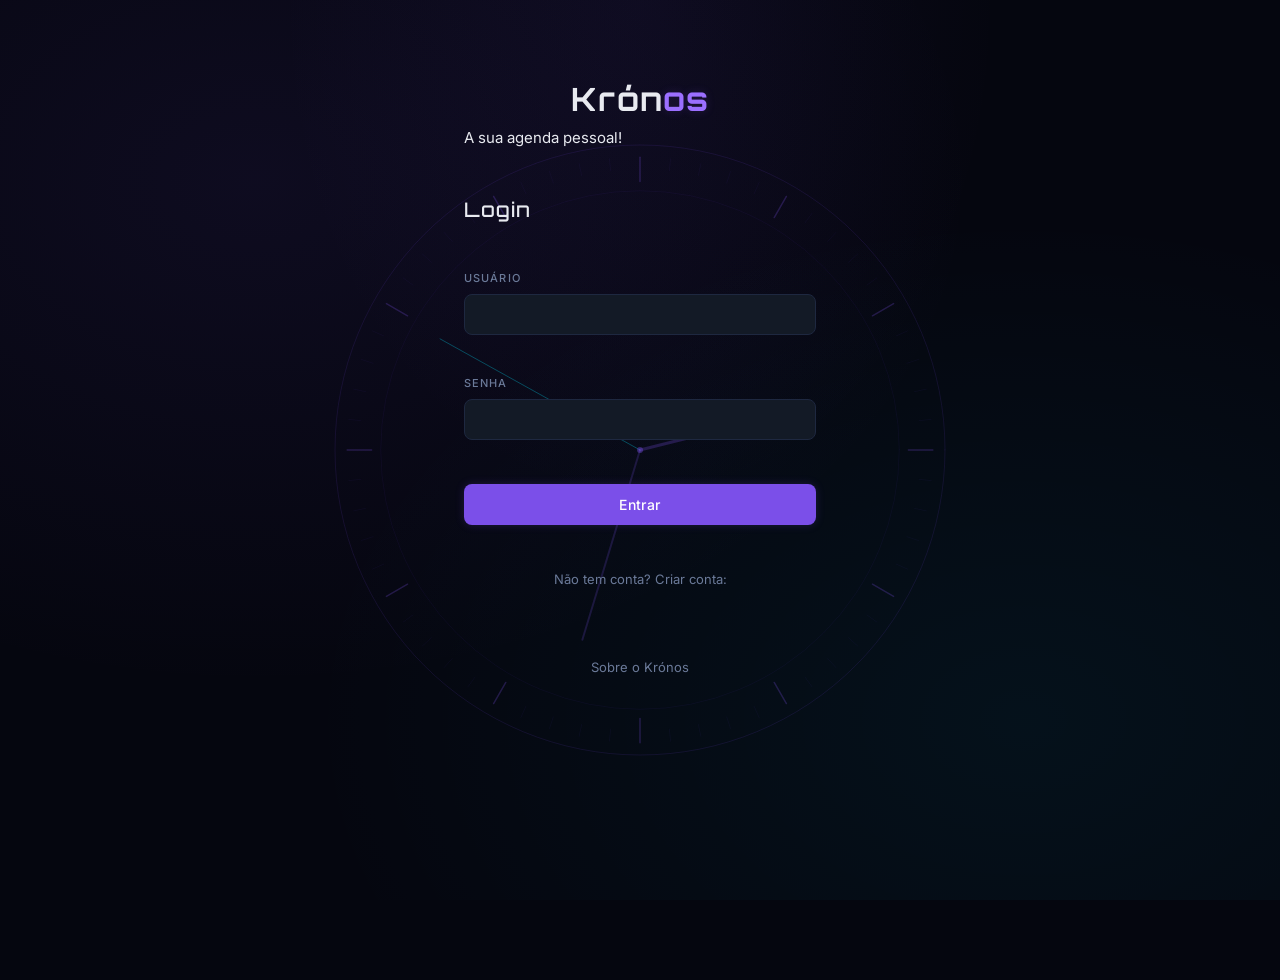
<file: calendario-login/index.html>
<!DOCTYPE html>
<html lang="pt-BR">
<head>
    <meta charset="UTF-8">
    <meta name="viewport" content="width=device-width, initial-scale=1.0">
    <title>Krónos</title>
    <link rel="stylesheet" href="style.css">
</head>
<body>
    <header>
        <span class="header-logo">Krón<span>os</span></span>
        <div class="header-right">
            <span id="nomeUsuario"></span>
            <button id="btnSair">Sair</button>
            <a href="config.html" class="link-config">Configurações</a>
        </div>
    </header>

    <div class="nav-mes">
        <h2 id="monthTitle"></h2>
        <div class="nav-btns">
            <button class="nav-btn" onclick="mudarMes(-1)">‹</button>
            <button class="nav-btn" onclick="mudarMes(1)">›</button>
        </div>
    </div>

    <div class="weekdays">
        <div class="weekday">Dom</div>
        <div class="weekday">Seg</div>
        <div class="weekday">Ter</div>
        <div class="weekday">Qua</div>
        <div class="weekday">Qui</div>
        <div class="weekday">Sex</div>
        <div class="weekday">Sáb</div>
    </div>

    <div id="calendar"></div>

    <div class="overlay" id="overlay" onclick="fecharModal(event)">
        <div class="modal">
            <p class="modal-date" id="modalDate"></p>
            <h2 class="modal-title">Tarefas de hoje</h2>
            <div class="input-row">
                <input type="text" id="taskInput" placeholder="Nova tarefa..." maxlength="60"/>
                <button class="btn-modal-add" onclick="adicionarTarefaDia()">+ Add</button>
            </div>
            <div class="modal-tasks" id="modalTasks"></div>
            <button class="modal-close" onclick="fecharModal()">Fechar</button>
        </div>
    </div>

    <script src="app.js"></script>
</body>
</html>
</file>
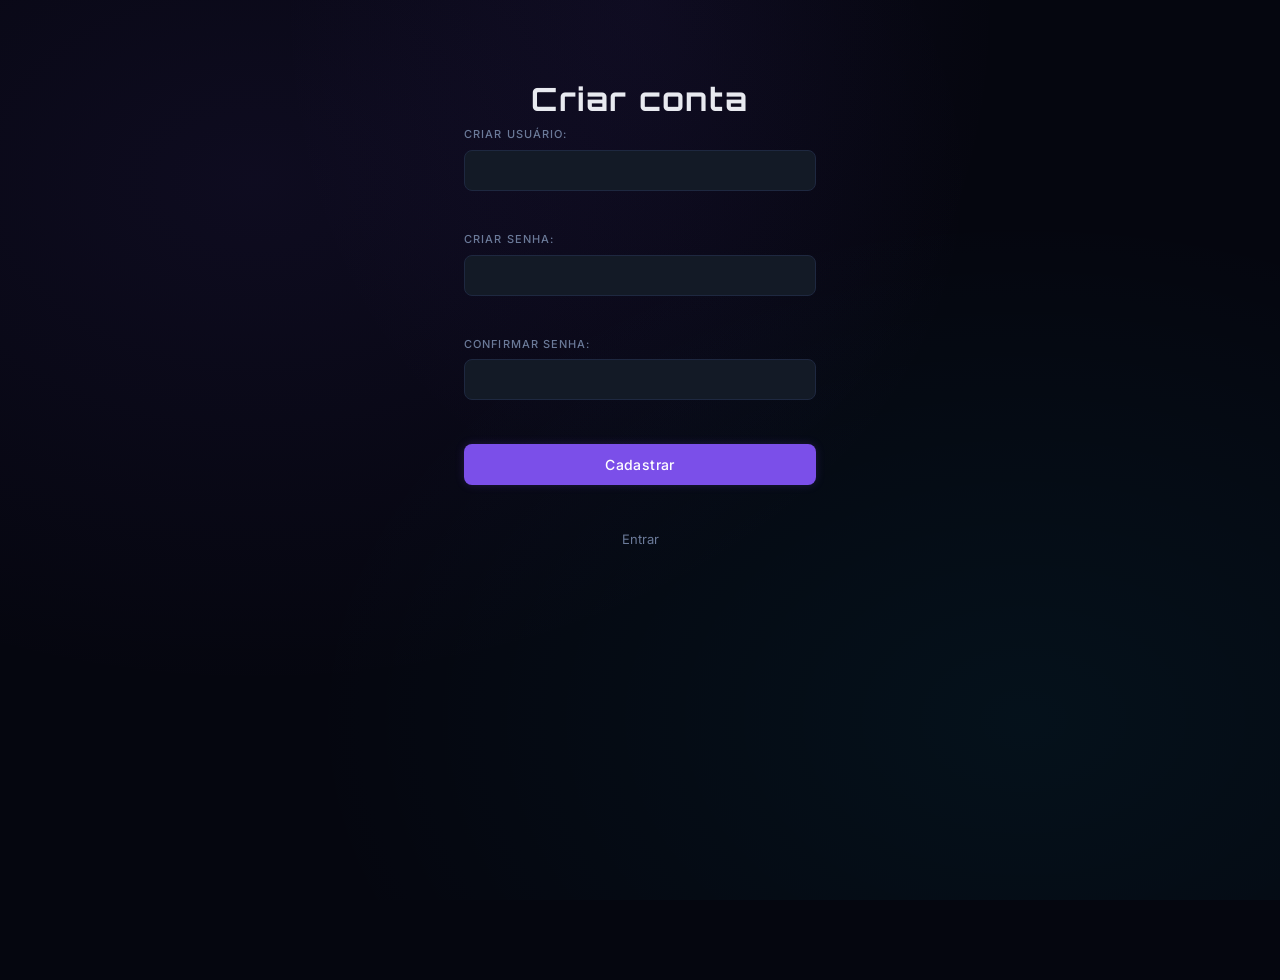
<file: calendario-login/cadastro.html>
<!DOCTYPE html>
<html lang="pt-BR">
<head>
    <meta charset="UTF-8">
    <meta name="viewport" content="width=device-width, initial-scale=1.0">
    <title>Cadastro Krónos</title>
    <link rel="stylesheet" href="style.css">
</head>
<body>
    <main>
        <h1>Criar conta</h1>

        <form id="formCriar">
            
            <label>Criar usuário:</label>
            <input type="text" id="criarUsuario">
            <br><br>

            <label>Criar senha:</label>
            <input type="password" id="criarSenha">
            <br><br>

            <label>Confirmar senha:</label>
            <input type="password" id="confirmarSenha">
            <br><br>

            <button type="submit">Cadastrar</button>
            <br><br>
        
        </form>

        <a href="login.html">Entrar</a>
    </main>
    
    <script src="cadastro.js"></script>

</body>
</html>
</file>
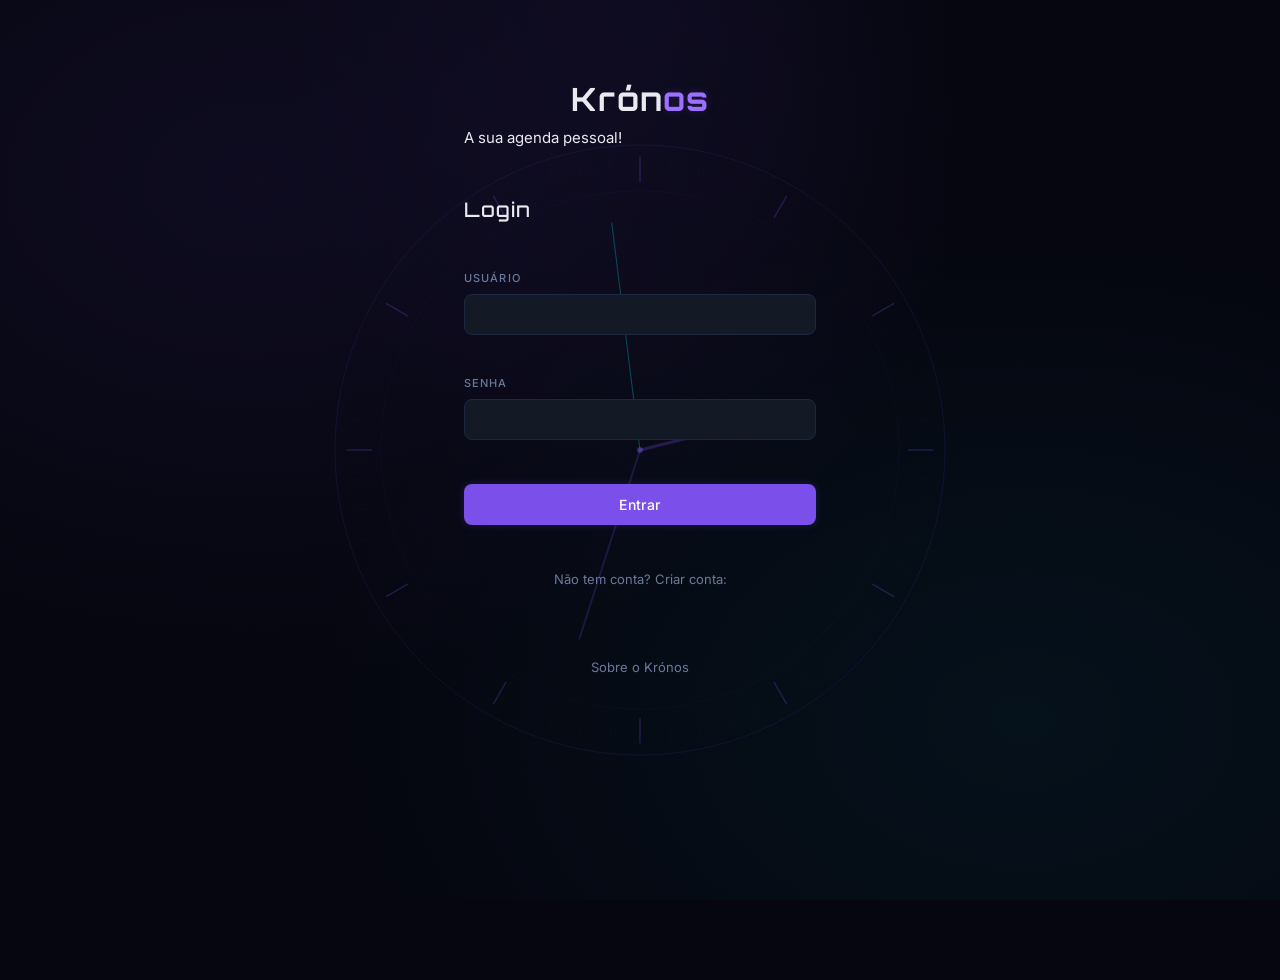
<file: calendario-login/config.html>
<!DOCTYPE html>
<html lang="pt-BR">
<head>
    <meta charset="UTF-8">
    <meta name="viewport" content="width=device-width, initial-scale=1.0">
    <title>Configurações</title>
    <link rel="stylesheet" href="style.css">
</head>
<body>
    <header>
    <span class="header-logo">Krón<span>os</span></span>
    <div class="header-right">
        <span id="nomeUsuario"></span>
        <a href="index.html">← Voltar</a>
    </div>
</header>
    <main>
        <form id="mudarSenha" class="config-section">
            <h2>Mudar senha</h2>
            <br><br>
            <label>Senha Atual</label>
            <input type="password" id="senhaAtual">
            <br><br>

            <label>Nova senha</label>
            <input type="password" id="novaSenha">
            <br><br>

            <label>Confirmar nova senha</label>
            <input type="password" id="confirmarSenha">
            <br><br>

            <button type="submit">Salvar mudanças</button>
            <br><br>
        </form>

        <form id="apagarConta" class="config-section">
            <h2>Apagar conta</h2>
            <br><br>
            <button type="submit">Apagar conta</button>
            <br><br>
            <p>Essa é uma ação irreversível</p>
        </form>
    </main>
    <script src="config.js"></script>
    
</body>
</html>
</file>
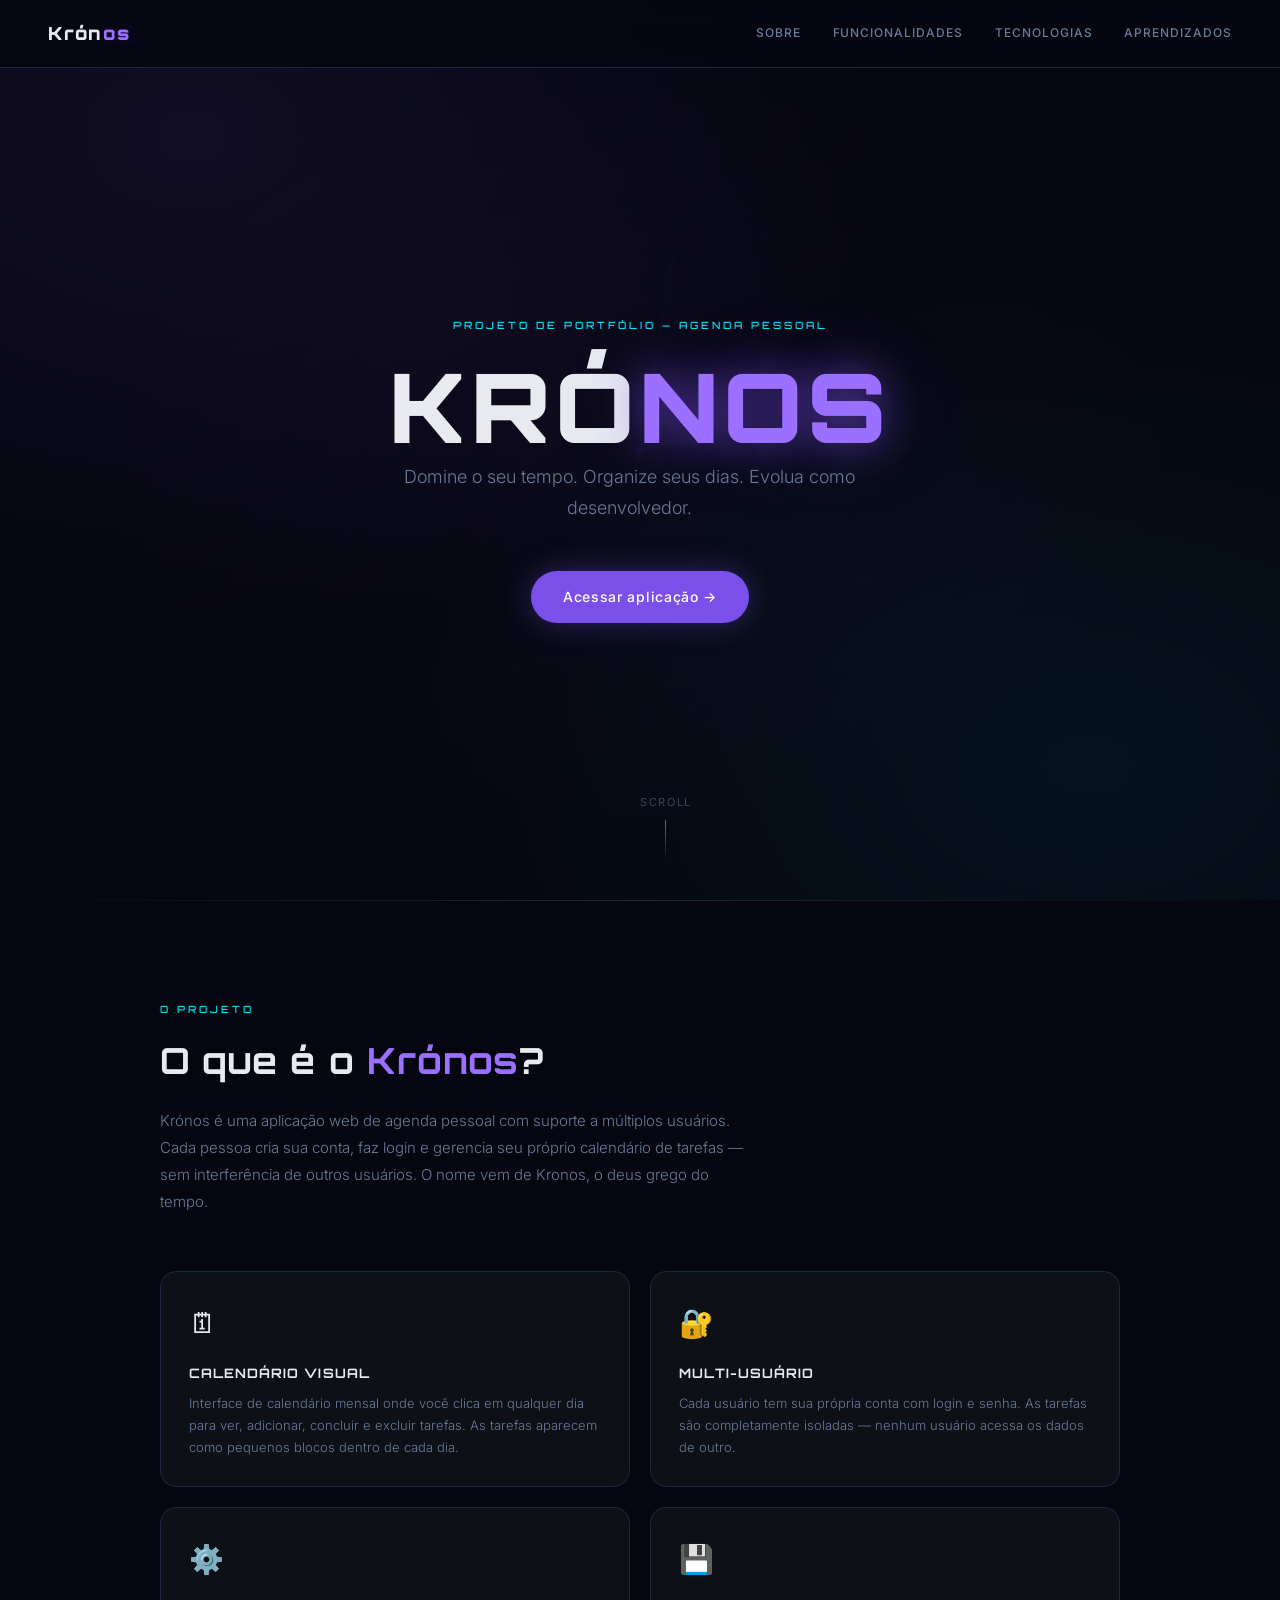
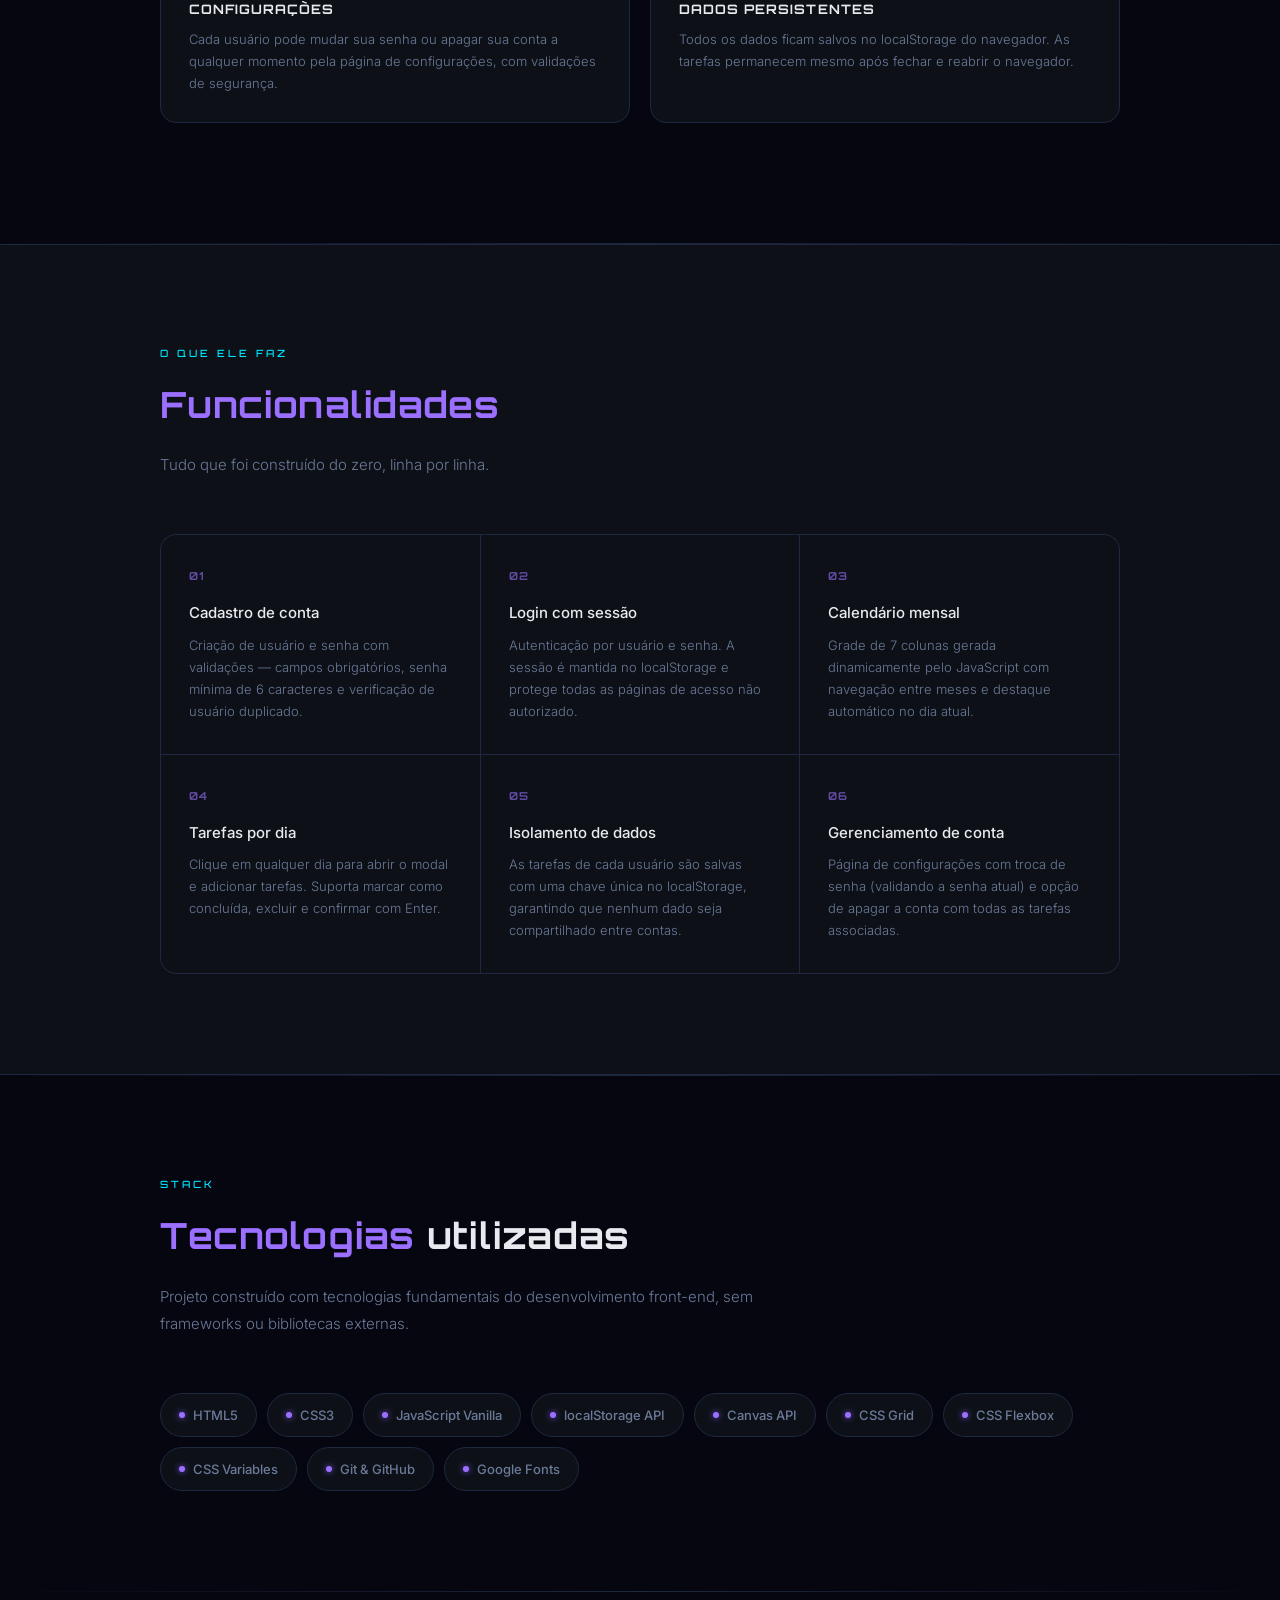
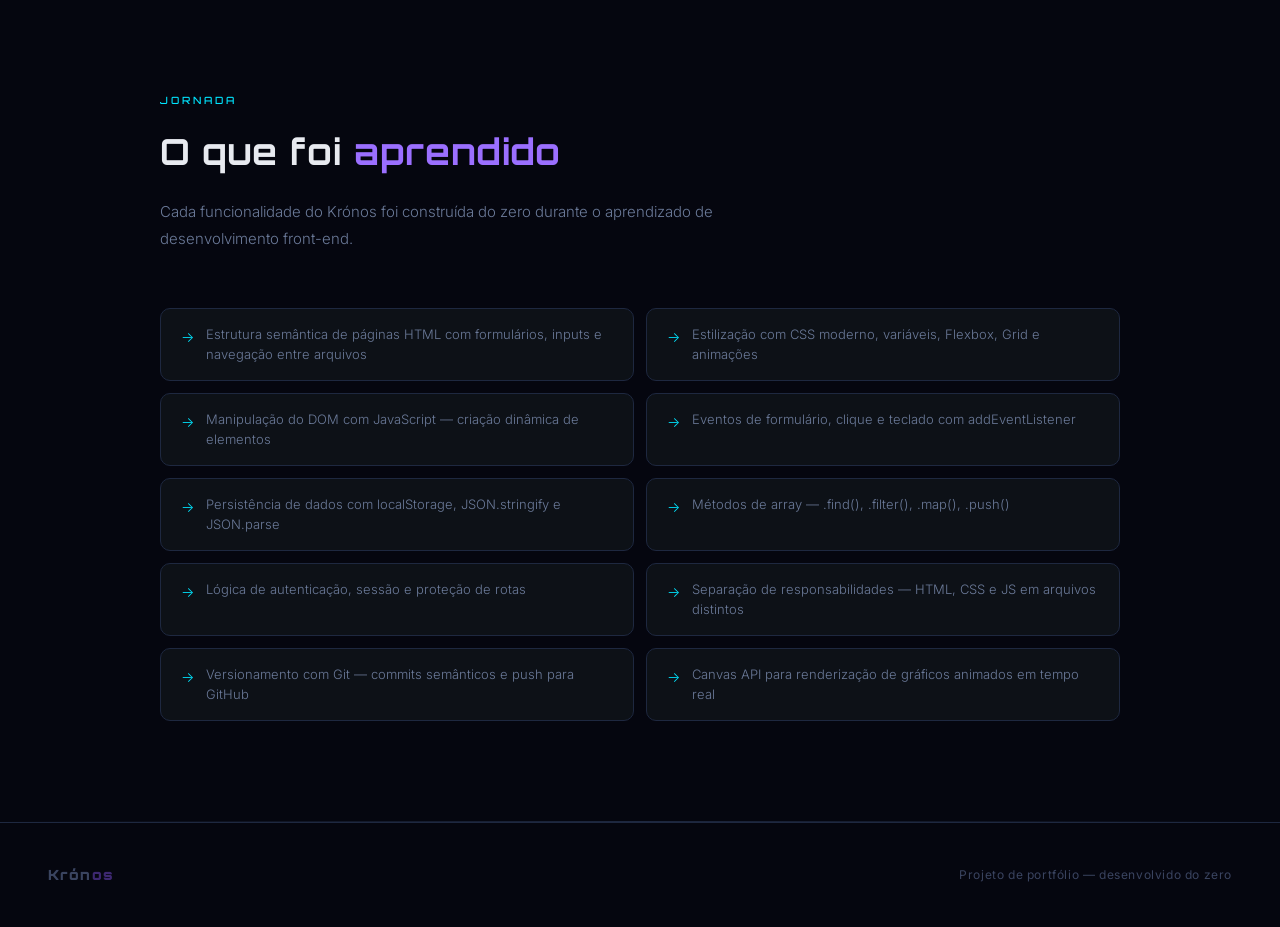
<file: calendario-login/kronos.html>
<!DOCTYPE html>
<html lang="pt-BR">
<head>
<meta charset="UTF-8"/>
<meta name="viewport" content="width=device-width, initial-scale=1.0"/>
<title>Krónos — Sobre o Projeto</title>
<link href="https://fonts.googleapis.com/css2?family=Orbitron:wght@400;700;900&family=Inter:wght@300;400;500&display=swap" rel="stylesheet"/>
<style>
*,*::before,*::after{box-sizing:border-box;margin:0;padding:0}

:root{
  --bg:#05060F;
  --surface:#0D1117;
  --surface2:#131A26;
  --border:#1E2840;
  --purple:#7B4FE9;
  --purple-light:#9B6FFF;
  --purple-dim:#3D2870;
  --purple-bg:#1A0F3A;
  --cyan:#00E5FF;
  --cyan-dim:#00A8BF;
  --text:#E8EAF0;
  --text-muted:#6B7A99;
  --text-faint:#3A4460;
  --glow-purple:0 0 30px rgba(123,79,233,0.35);
  --glow-sm:0 0 12px rgba(123,79,233,0.2);
}

html{scroll-behavior:smooth}

body{
  background-color:var(--bg);
  background-image:
    radial-gradient(ellipse at 15% 15%, rgba(123,79,233,0.1) 0%, transparent 45%),
    radial-gradient(ellipse at 85% 85%, rgba(0,229,255,0.06) 0%, transparent 45%),
    radial-gradient(ellipse at 50% 50%, rgba(123,79,233,0.04) 0%, transparent 60%);
  background-attachment:fixed;
  color:var(--text);
  font-family:'Inter',sans-serif;
  line-height:1.7;
  overflow-x:hidden;
}

/* NAV */
nav{
  position:fixed;top:0;left:0;right:0;
  display:flex;align-items:center;justify-content:space-between;
  padding:18px 48px;
  background:rgba(5,6,15,0.75);
  backdrop-filter:blur(20px);
  border-bottom:1px solid var(--border);
  z-index:100;
}

.nav-logo{
  font-family:'Orbitron',sans-serif;
  font-size:18px;font-weight:900;
  letter-spacing:0.1em;
  color:var(--text);
}

.nav-logo span{color:var(--purple-light);text-shadow:var(--glow-sm)}

.nav-links{display:flex;gap:32px}

.nav-links a{
  font-size:12px;font-weight:500;
  color:var(--text-muted);
  text-decoration:none;
  letter-spacing:0.08em;
  text-transform:uppercase;
  transition:color .2s;
}

.nav-links a:hover{color:var(--cyan)}

/* HERO */
.hero{
  min-height:100vh;
  display:flex;flex-direction:column;
  align-items:center;justify-content:center;
  text-align:center;
  padding:120px 24px 80px;
  position:relative;
}

.hero-eyebrow{
  font-family:'Orbitron',sans-serif;
  font-size:10px;font-weight:500;
  letter-spacing:0.3em;
  text-transform:uppercase;
  color:var(--cyan);
  margin-bottom:24px;
  opacity:0;
  animation:fadeUp .8s ease .2s forwards;
}

.hero-title{
  font-family:'Orbitron',sans-serif;
  font-size:clamp(52px, 10vw, 96px);
  font-weight:900;
  letter-spacing:0.05em;
  line-height:1;
  margin-bottom:8px;
  opacity:0;
  animation:fadeUp .8s ease .4s forwards;
}

.hero-title .glow{
  color:var(--purple-light);
  text-shadow:0 0 40px rgba(123,79,233,0.6), 0 0 80px rgba(123,79,233,0.3);
}

.hero-tagline{
  font-size:clamp(14px,2vw,18px);
  color:var(--text-muted);
  font-weight:300;
  margin-bottom:48px;
  max-width:480px;
  opacity:0;
  animation:fadeUp .8s ease .6s forwards;
}

.hero-cta{
  display:inline-flex;align-items:center;gap:10px;
  padding:14px 32px;
  background:var(--purple);
  color:#fff;
  font-family:'Inter',sans-serif;
  font-size:14px;font-weight:500;
  letter-spacing:0.05em;
  text-decoration:none;
  border-radius:99px;
  box-shadow:var(--glow-purple);
  transition:all .2s;
  opacity:0;
  animation:fadeUp .8s ease .8s forwards;
}

.hero-cta:hover{
  background:var(--purple-light);
  box-shadow:0 0 40px rgba(123,79,233,0.5);
  transform:translateY(-2px);
}

.hero-scroll{
  position:absolute;bottom:40px;left:50%;transform:translateX(-50%);
  font-size:11px;color:var(--text-faint);letter-spacing:0.15em;text-transform:uppercase;
  display:flex;flex-direction:column;align-items:center;gap:8px;
  opacity:0;animation:fadeUp .8s ease 1.2s forwards;
}

.scroll-line{
  width:1px;height:40px;
  background:linear-gradient(to bottom, var(--purple), transparent);
  animation:scrollPulse 2s ease infinite;
}

/* CANVAS RELÓGIO HERO */
.hero-clock{
  position:absolute;
  top:50%;left:50%;
  transform:translate(-50%,-50%);
  opacity:0.07;
  pointer-events:none;
  z-index:0;
}

.hero-content{position:relative;z-index:1}

/* SEÇÕES */
section{padding:100px 24px}

.section-inner{
  max-width:960px;
  margin:0 auto;
}

.section-label{
  font-family:'Orbitron',sans-serif;
  font-size:10px;font-weight:500;
  letter-spacing:0.3em;text-transform:uppercase;
  color:var(--cyan);
  margin-bottom:12px;
}

.section-title{
  font-family:'Orbitron',sans-serif;
  font-size:clamp(24px,4vw,36px);
  font-weight:700;
  margin-bottom:16px;
  letter-spacing:0.03em;
}

.section-title span{color:var(--purple-light)}

.section-desc{
  font-size:15px;color:var(--text-muted);
  max-width:600px;line-height:1.8;
  margin-bottom:56px;
  font-weight:300;
}

/* SOBRE */
.sobre-grid{
  display:grid;
  grid-template-columns:1fr 1fr;
  gap:20px;
  margin-bottom:20px;
}

.sobre-card{
  background:var(--surface);
  border:1px solid var(--border);
  border-radius:16px;
  padding:28px;
  transition:all .2s;
  position:relative;
  overflow:hidden;
}

.sobre-card::before{
  content:'';position:absolute;
  top:0;left:0;right:0;height:1px;
  background:linear-gradient(90deg,transparent,rgba(123,79,233,0.4),transparent);
  opacity:0;transition:.2s;
}

.sobre-card:hover{
  border-color:rgba(123,79,233,0.3);
  box-shadow:var(--glow-sm);
  transform:translateY(-2px);
}

.sobre-card:hover::before{opacity:1}

.card-icon{
  font-size:28px;margin-bottom:14px;
  display:block;
}

.card-title{
  font-family:'Orbitron',sans-serif;
  font-size:13px;font-weight:700;
  letter-spacing:0.08em;
  color:var(--text);
  margin-bottom:8px;
  text-transform:uppercase;
}

.card-text{
  font-size:13px;color:var(--text-muted);
  line-height:1.7;font-weight:300;
}

/* FUNCIONALIDADES */
.features{
  background:var(--surface);
  border-top:1px solid var(--border);
  border-bottom:1px solid var(--border);
}

.features-grid{
  display:grid;
  grid-template-columns:repeat(3,1fr);
  gap:1px;
  background:var(--border);
  border:1px solid var(--border);
  border-radius:16px;
  overflow:hidden;
}

.feature{
  background:var(--surface);
  padding:32px 28px;
  transition:background .2s;
}

.feature:hover{background:var(--surface2)}

.feature-num{
  font-family:'Orbitron',sans-serif;
  font-size:11px;font-weight:700;
  color:var(--purple-light);
  letter-spacing:0.1em;
  margin-bottom:14px;
  opacity:0.6;
}

.feature-title{
  font-size:15px;font-weight:500;
  color:var(--text);
  margin-bottom:8px;
}

.feature-desc{
  font-size:13px;color:var(--text-muted);
  line-height:1.7;font-weight:300;
}

/* TECNOLOGIAS */
.tech-grid{
  display:flex;flex-wrap:wrap;gap:10px;
}

.tech-badge{
  display:inline-flex;align-items:center;gap:8px;
  padding:10px 18px;
  background:var(--surface);
  border:1px solid var(--border);
  border-radius:99px;
  font-size:13px;font-weight:500;
  color:var(--text-muted);
  transition:all .2s;
}

.tech-badge:hover{
  border-color:var(--purple);
  color:var(--purple-light);
  box-shadow:var(--glow-sm);
}

.tech-dot{
  width:6px;height:6px;
  border-radius:50%;
  background:var(--purple-light);
  box-shadow:0 0 6px var(--purple);
}

/* APRENDIZADOS */
.learn-list{
  display:grid;
  grid-template-columns:1fr 1fr;
  gap:12px;
}

.learn-item{
  display:flex;align-items:flex-start;gap:12px;
  padding:16px 20px;
  background:var(--surface);
  border:1px solid var(--border);
  border-radius:10px;
  font-size:13px;color:var(--text-muted);
  font-weight:300;line-height:1.5;
}

.learn-icon{
  color:var(--cyan);font-size:14px;
  margin-top:1px;flex-shrink:0;
}

/* FOOTER */
footer{
  border-top:1px solid var(--border);
  padding:40px 48px;
  display:flex;align-items:center;justify-content:space-between;
}

.footer-logo{
  font-family:'Orbitron',sans-serif;
  font-size:14px;font-weight:900;
  letter-spacing:0.1em;color:var(--text-faint);
}

.footer-logo span{color:var(--purple-dim)}

.footer-text{
  font-size:12px;color:var(--text-faint);
  letter-spacing:0.05em;
}

/* DIVISOR */
.divider{
  width:100%;height:1px;
  background:linear-gradient(90deg,transparent,var(--border),transparent);
  margin:0 auto;
}

/* ANIMAÇÕES */
@keyframes fadeUp{
  from{opacity:0;transform:translateY(20px)}
  to{opacity:1;transform:translateY(0)}
}

@keyframes scrollPulse{
  0%,100%{opacity:0.3}
  50%{opacity:1}
}

.reveal{
  opacity:0;transform:translateY(24px);
  transition:opacity .7s ease, transform .7s ease;
}

.reveal.visible{opacity:1;transform:translateY(0)}

/* RESPONSIVO */
@media(max-width:700px){
  nav{padding:16px 20px}
  .nav-links{display:none}
  .sobre-grid{grid-template-columns:1fr}
  .features-grid{grid-template-columns:1fr}
  .learn-list{grid-template-columns:1fr}
  footer{flex-direction:column;gap:12px;text-align:center}
}
</style>
</head>
<body>

<nav>
  <div class="nav-logo">Krón<span>os</span></div>
  <div class="nav-links">
    <a href="#sobre">Sobre</a>
    <a href="#funcionalidades">Funcionalidades</a>
    <a href="#tecnologias">Tecnologias</a>
    <a href="#aprendizados">Aprendizados</a>
  </div>
</nav>

<!-- HERO -->
<section class="hero">
  <canvas class="hero-clock" id="clockCanvas" width="600" height="600"></canvas>
  <div class="hero-content">
    <p class="hero-eyebrow">Projeto de portfólio — Agenda pessoal</p>
    <h1 class="hero-title">KRÓ<span class="glow">NOS</span></h1>
    <p class="hero-tagline">Domine o seu tempo. Organize seus dias. Evolua como desenvolvedor.</p>
    <a href="login.html" class="hero-cta">Acessar aplicação →</a>
  </div>
  <div class="hero-scroll">
    <span>scroll</span>
    <div class="scroll-line"></div>
  </div>
</section>

<div class="divider"></div>

<!-- SOBRE -->
<section id="sobre">
  <div class="section-inner">
    <p class="section-label reveal">O projeto</p>
    <h2 class="section-title reveal">O que é o <span>Krónos</span>?</h2>
    <p class="section-desc reveal">Krónos é uma aplicação web de agenda pessoal com suporte a múltiplos usuários. Cada pessoa cria sua conta, faz login e gerencia seu próprio calendário de tarefas — sem interferência de outros usuários. O nome vem de Kronos, o deus grego do tempo.</p>

    <div class="sobre-grid">
      <div class="sobre-card reveal">
        <span class="card-icon">🗓</span>
        <p class="card-title">Calendário visual</p>
        <p class="card-text">Interface de calendário mensal onde você clica em qualquer dia para ver, adicionar, concluir e excluir tarefas. As tarefas aparecem como pequenos blocos dentro de cada dia.</p>
      </div>
      <div class="sobre-card reveal">
        <span class="card-icon">🔐</span>
        <p class="card-title">Multi-usuário</p>
        <p class="card-text">Cada usuário tem sua própria conta com login e senha. As tarefas são completamente isoladas — nenhum usuário acessa os dados de outro.</p>
      </div>
      <div class="sobre-card reveal">
        <span class="card-icon">⚙️</span>
        <p class="card-title">Configurações</p>
        <p class="card-text">Cada usuário pode mudar sua senha ou apagar sua conta a qualquer momento pela página de configurações, com validações de segurança.</p>
      </div>
      <div class="sobre-card reveal">
        <span class="card-icon">💾</span>
        <p class="card-title">Dados persistentes</p>
        <p class="card-text">Todos os dados ficam salvos no localStorage do navegador. As tarefas permanecem mesmo após fechar e reabrir o navegador.</p>
      </div>
    </div>
  </div>
</section>

<div class="divider"></div>

<!-- FUNCIONALIDADES -->
<section id="funcionalidades" class="features">
  <div class="section-inner">
    <p class="section-label reveal">O que ele faz</p>
    <h2 class="section-title reveal"><span>Funcionalidades</span></h2>
    <p class="section-desc reveal">Tudo que foi construído do zero, linha por linha.</p>

    <div class="features-grid reveal">
      <div class="feature">
        <p class="feature-num">01</p>
        <p class="feature-title">Cadastro de conta</p>
        <p class="feature-desc">Criação de usuário e senha com validações — campos obrigatórios, senha mínima de 6 caracteres e verificação de usuário duplicado.</p>
      </div>
      <div class="feature">
        <p class="feature-num">02</p>
        <p class="feature-title">Login com sessão</p>
        <p class="feature-desc">Autenticação por usuário e senha. A sessão é mantida no localStorage e protege todas as páginas de acesso não autorizado.</p>
      </div>
      <div class="feature">
        <p class="feature-num">03</p>
        <p class="feature-title">Calendário mensal</p>
        <p class="feature-desc">Grade de 7 colunas gerada dinamicamente pelo JavaScript com navegação entre meses e destaque automático no dia atual.</p>
      </div>
      <div class="feature">
        <p class="feature-num">04</p>
        <p class="feature-title">Tarefas por dia</p>
        <p class="feature-desc">Clique em qualquer dia para abrir o modal e adicionar tarefas. Suporta marcar como concluída, excluir e confirmar com Enter.</p>
      </div>
      <div class="feature">
        <p class="feature-num">05</p>
        <p class="feature-title">Isolamento de dados</p>
        <p class="feature-desc">As tarefas de cada usuário são salvas com uma chave única no localStorage, garantindo que nenhum dado seja compartilhado entre contas.</p>
      </div>
      <div class="feature">
        <p class="feature-num">06</p>
        <p class="feature-title">Gerenciamento de conta</p>
        <p class="feature-desc">Página de configurações com troca de senha (validando a senha atual) e opção de apagar a conta com todas as tarefas associadas.</p>
      </div>
    </div>
  </div>
</section>

<div class="divider"></div>

<!-- TECNOLOGIAS -->
<section id="tecnologias">
  <div class="section-inner">
    <p class="section-label reveal">Stack</p>
    <h2 class="section-title reveal"><span>Tecnologias</span> utilizadas</h2>
    <p class="section-desc reveal">Projeto construído com tecnologias fundamentais do desenvolvimento front-end, sem frameworks ou bibliotecas externas.</p>

    <div class="tech-grid reveal">
      <div class="tech-badge"><span class="tech-dot"></span>HTML5</div>
      <div class="tech-badge"><span class="tech-dot"></span>CSS3</div>
      <div class="tech-badge"><span class="tech-dot"></span>JavaScript Vanilla</div>
      <div class="tech-badge"><span class="tech-dot"></span>localStorage API</div>
      <div class="tech-badge"><span class="tech-dot"></span>Canvas API</div>
      <div class="tech-badge"><span class="tech-dot"></span>CSS Grid</div>
      <div class="tech-badge"><span class="tech-dot"></span>CSS Flexbox</div>
      <div class="tech-badge"><span class="tech-dot"></span>CSS Variables</div>
      <div class="tech-badge"><span class="tech-dot"></span>Git & GitHub</div>
      <div class="tech-badge"><span class="tech-dot"></span>Google Fonts</div>
    </div>
  </div>
</section>

<div class="divider"></div>

<!-- APRENDIZADOS -->
<section id="aprendizados">
  <div class="section-inner">
    <p class="section-label reveal">Jornada</p>
    <h2 class="section-title reveal">O que foi <span>aprendido</span></h2>
    <p class="section-desc reveal">Cada funcionalidade do Krónos foi construída do zero durante o aprendizado de desenvolvimento front-end.</p>

    <div class="learn-list">
      <div class="learn-item reveal"><span class="learn-icon">→</span>Estrutura semântica de páginas HTML com formulários, inputs e navegação entre arquivos</div>
      <div class="learn-item reveal"><span class="learn-icon">→</span>Estilização com CSS moderno, variáveis, Flexbox, Grid e animações</div>
      <div class="learn-item reveal"><span class="learn-icon">→</span>Manipulação do DOM com JavaScript — criação dinâmica de elementos</div>
      <div class="learn-item reveal"><span class="learn-icon">→</span>Eventos de formulário, clique e teclado com addEventListener</div>
      <div class="learn-item reveal"><span class="learn-icon">→</span>Persistência de dados com localStorage, JSON.stringify e JSON.parse</div>
      <div class="learn-item reveal"><span class="learn-icon">→</span>Métodos de array — .find(), .filter(), .map(), .push()</div>
      <div class="learn-item reveal"><span class="learn-icon">→</span>Lógica de autenticação, sessão e proteção de rotas</div>
      <div class="learn-item reveal"><span class="learn-icon">→</span>Separação de responsabilidades — HTML, CSS e JS em arquivos distintos</div>
      <div class="learn-item reveal"><span class="learn-icon">→</span>Versionamento com Git — commits semânticos e push para GitHub</div>
      <div class="learn-item reveal"><span class="learn-icon">→</span>Canvas API para renderização de gráficos animados em tempo real</div>
    </div>
  </div>
</section>

<div class="divider"></div>

<footer>
  <div class="footer-logo">Krón<span>os</span></div>
  <p class="footer-text">Projeto de portfólio — desenvolvido do zero</p>
</footer>

<script>
// Relógio no hero
const canvas = document.getElementById('clockCanvas')
const ctx = canvas.getContext('2d')
const S = 600, cx = 300, cy = 300, r = 280

function drawClock() {
  ctx.clearRect(0, 0, S, S)
  const now = new Date()
  const h = now.getHours() % 12, m = now.getMinutes(), s = now.getSeconds(), ms = now.getMilliseconds()
  const aH = ((h + m/60) / 12) * Math.PI * 2 - Math.PI / 2
  const aM = ((m + s/60) / 60) * Math.PI * 2 - Math.PI / 2
  const aS = ((s + ms/1000) / 60) * Math.PI * 2 - Math.PI / 2

  ctx.beginPath(); ctx.arc(cx,cy,r,0,Math.PI*2)
  ctx.strokeStyle='rgba(123,79,233,0.15)'; ctx.lineWidth=1; ctx.stroke()

  ctx.beginPath(); ctx.arc(cx,cy,r*.82,0,Math.PI*2)
  ctx.strokeStyle='rgba(123,79,233,0.07)'; ctx.lineWidth=1; ctx.stroke()

  for(let i=0;i<12;i++){
    const a=(i/12)*Math.PI*2-Math.PI/2
    ctx.beginPath()
    ctx.moveTo(cx+Math.cos(a)*r*.88, cy+Math.sin(a)*r*.88)
    ctx.lineTo(cx+Math.cos(a)*r*.96, cy+Math.sin(a)*r*.96)
    ctx.strokeStyle='rgba(123,79,233,0.3)'; ctx.lineWidth=2; ctx.stroke()
  }

  for(let i=0;i<60;i++){
    if(i%5===0) continue
    const a=(i/60)*Math.PI*2-Math.PI/2
    ctx.beginPath()
    ctx.moveTo(cx+Math.cos(a)*r*.93, cy+Math.sin(a)*r*.93)
    ctx.lineTo(cx+Math.cos(a)*r*.96, cy+Math.sin(a)*r*.96)
    ctx.strokeStyle='rgba(123,79,233,0.12)'; ctx.lineWidth=1; ctx.stroke()
  }

  // Horas
  ctx.beginPath(); ctx.moveTo(cx,cy)
  ctx.lineTo(cx+Math.cos(aH)*r*.45, cy+Math.sin(aH)*r*.45)
  ctx.strokeStyle='rgba(123,79,233,0.35)'; ctx.lineWidth=4; ctx.lineCap='round'; ctx.stroke()

  // Minutos
  ctx.beginPath(); ctx.moveTo(cx,cy)
  ctx.lineTo(cx+Math.cos(aM)*r*.65, cy+Math.sin(aM)*r*.65)
  ctx.strokeStyle='rgba(123,79,233,0.25)'; ctx.lineWidth=2.5; ctx.lineCap='round'; ctx.stroke()

  // Segundos
  ctx.beginPath(); ctx.moveTo(cx,cy)
  ctx.lineTo(cx+Math.cos(aS)*r*.75, cy+Math.sin(aS)*r*.75)
  ctx.strokeStyle='rgba(0,229,255,0.4)'; ctx.lineWidth=1; ctx.lineCap='round'; ctx.stroke()

  ctx.beginPath(); ctx.arc(cx,cy,4,0,Math.PI*2)
  ctx.fillStyle='rgba(123,79,233,0.6)'; ctx.fill()

  requestAnimationFrame(drawClock)
}
drawClock()

// Scroll reveal
const observer = new IntersectionObserver((entries) => {
  entries.forEach(e => { if(e.isIntersecting) e.target.classList.add('visible') })
}, { threshold: 0.15 })

document.querySelectorAll('.reveal').forEach(el => observer.observe(el))
</script>
</body>
</html>
</file>
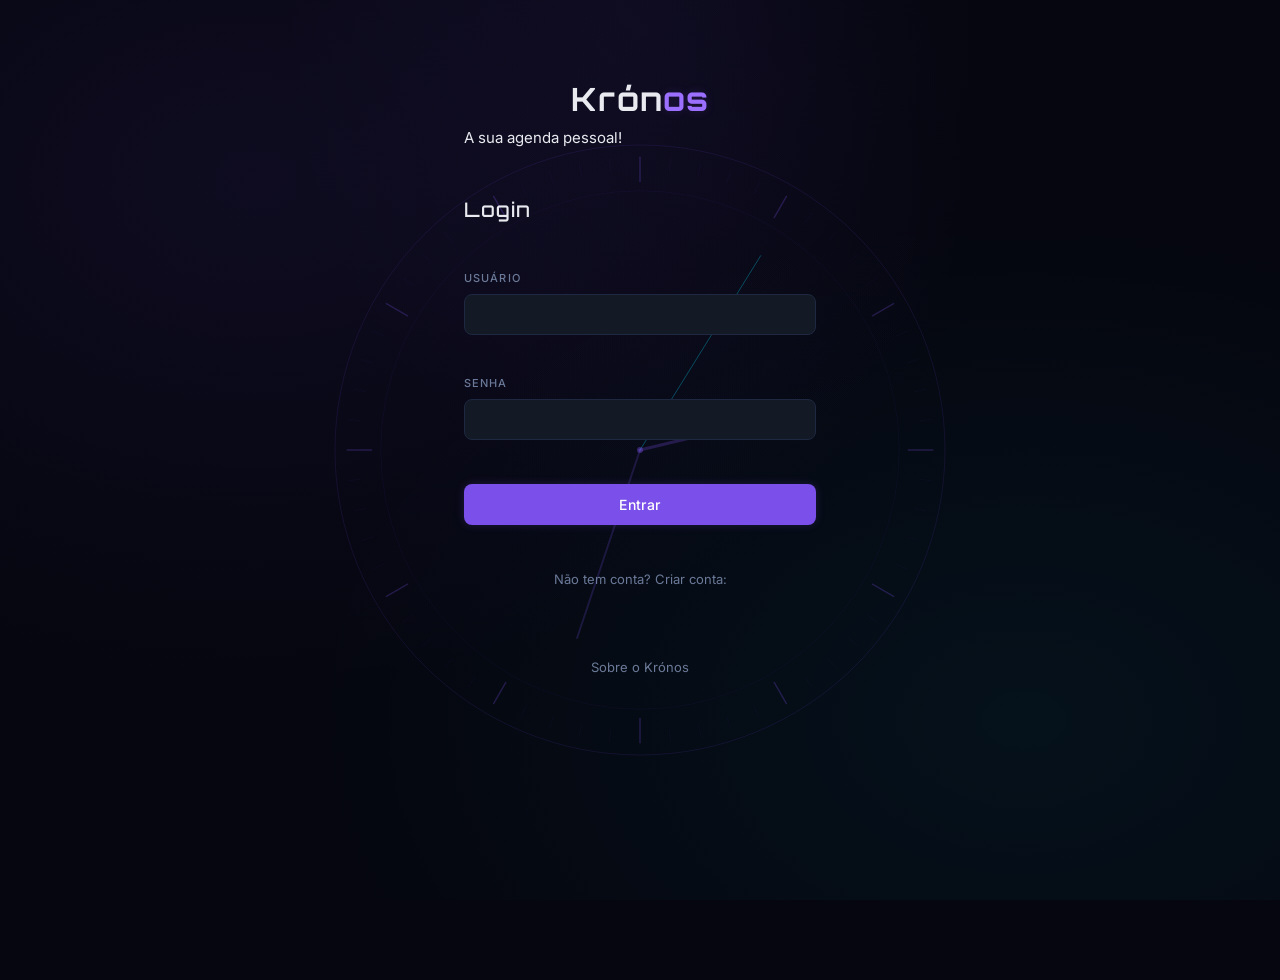
<file: calendario-login/login.html>
<!DOCTYPE html>
<html lang="pt-BR">
<head>
    <meta charset="UTF-8">
    <meta name="viewport" content="width=device-width, initial-scale=1.0">
    <title>Login Krónos</title>
    <link rel="stylesheet" href="style.css">
</head>

<canvas id="relogio"></canvas>
<script src="relogio.js"></script>

<body>
    <main>
        <form id="formLogin">

            <h1>Krón<span class="accent">os</span></h1>
            <p>A sua agenda pessoal!</p>
            <br><br>

            <h2>Login</h2>
            <br><br>
            
            <label>Usuário</label> 
            <input type="text" id="inputUsuario"> 
            <br><br>
            
            <label>Senha</label>
            <input type="password" id="inputSenha"> 
            <br><br>
            
            <button type="submit">Entrar</button>
            <br><br>
        </form>
        
        <a href="cadastro.html">Não tem conta? Criar conta:</a>
        <br><br>

        <a href="kronos.html">Sobre o Krónos</a>
    </main>
    
    <script src="login.js"></script>

</body>
</html>
</file>
<file: calendario-login/style.css>
/*    KRÓNOS — Sistema de Estilos */

@import url('https://fonts.googleapis.com/css2?family=Orbitron:wght@400;500;700;900&family=Inter:wght@300;400;500&display=swap');

/* --- VARIÁVEIS --- */
:root {
  /* Cores base */
  --bg:           #05060F;
  --bg-deep:      #020308;
  --surface:      #0D1117;
  --surface2:     #131A26;
  --surface3:     #1A2338;

  /* Roxo principal */
  --purple:       #7B4FE9;
  --purple-light: #9B6FFF;
  --purple-dim:   #3D2870;
  --purple-bg:    #1A0F3A;

  /* Ciano acento */
  --cyan:         #00E5FF;
  --cyan-dim:     #00A8BF;
  --cyan-bg:      #00151A;

  /* Texto */
  --text:         #E8EAF0;
  --text-muted:   #6B7A99;
  --text-faint:   #3A4460;

  /* Bordas */
  --border:       #1E2840;
  --border-glow:  rgba(123, 79, 233, 0.4);

  /* Danger */
  --danger:       #FF4466;
  --danger-bg:    #1A0010;

  /* Sucesso */
  --success:      #00E5A0;

  /* Efeitos */
  --glow-purple:  0 0 20px rgba(123, 79, 233, 0.3);
  --glow-cyan:    0 0 20px rgba(0, 229, 255, 0.3);
  --glow-sm:      0 0 10px rgba(123, 79, 233, 0.2);
  --shadow:       0 4px 24px rgba(0, 0, 0, 0.4);
  --shadow-lg:    0 8px 48px rgba(0, 0, 0, 0.6);

  /* Layout */
  --radius:       12px;
  --radius-sm:    8px;
  --radius-lg:    16px;

  /* Transições */
  --transition:   all 0.2s ease;
  --transition-slow: all 0.35s ease;
}

/* --- RESET --- */
*, *::before, *::after {
  box-sizing: border-box;
  margin: 0;
  padding: 0;
}

/* --- BASE --- */
html { scroll-behavior: smooth; }

body {
  background-color: var(--bg);
  background-image:
    radial-gradient(ellipse at 20% 20%, rgba(123, 79, 233, 0.08) 0%, transparent 50%),
    radial-gradient(ellipse at 80% 80%, rgba(0, 229, 255, 0.05) 0%, transparent 50%),
    radial-gradient(ellipse at 50% 0%, rgba(123, 79, 233, 0.06) 0%, transparent 40%);
  background-attachment: fixed;
  color: var(--text);
  font-family: 'Inter', sans-serif;
  font-size: 15px;
  line-height: 1.6;
  min-height: 100vh;
}

/* --- TIPOGRAFIA --- */
h1, h2, h3 {
  font-family: 'Orbitron', sans-serif;
  letter-spacing: 0.05em;
  line-height: 1.2;
}

h1 { font-size: 36px; font-weight: 700; }
h2 { font-size: 20px; font-weight: 500; }
h3 { font-size: 16px; font-weight: 500; }

/* HEADER */
header {
  display: flex;
  align-items: center;
  justify-content: space-between;
  padding: 16px 32px;
  background: rgba(5, 6, 15, 0.8);
  backdrop-filter: blur(20px);
  -webkit-backdrop-filter: blur(20px);
  border-bottom: 1px solid var(--border);
  position: sticky;
  top: 0;
  z-index: 50;
}

.header-logo {
  font-family: 'Orbitron', sans-serif;
  font-size: 22px;
  font-weight: 900;
  color: var(--text);
  letter-spacing: 0.1em;
  text-transform: uppercase;
}

.header-logo span {
  color: var(--purple-light);
  text-shadow: var(--glow-sm);
}

.header-right {
  display: flex;
  align-items: center;
  gap: 16px;
}

#nomeUsuario {
  font-size: 13px;
  color: var(--text-muted);
  font-weight: 300;
}

/* BOTÕES */
button {
  font-family: 'Inter', sans-serif;
  cursor: pointer;
  transition: var(--transition);
  border-radius: var(--radius-sm);
}

/* Botão primário (padrão) */
button:not([class]) ,
button.btn-primary {
  width: 100%;
  padding: 12px;
  background: var(--purple);
  color: #fff;
  border: none;
  font-size: 14px;
  font-weight: 500;
  letter-spacing: 0.03em;
  margin-top: 4px;
  box-shadow: var(--glow-sm);
}

button:not([class]):hover,
button.btn-primary:hover {
  background: var(--purple-light);
  box-shadow: var(--glow-purple);
  transform: translateY(-1px);
}

button:not([class]):active,
button.btn-primary:active {
  transform: translateY(0);
}

/* Botão Sair */
#btnSair {
  width: auto;
  padding: 8px 18px;
  font-size: 11px;
  background: transparent;
  border: 1px solid var(--border);
  color: var(--text-muted);
  font-weight: 500;
  letter-spacing: 0.08em;
  text-transform: uppercase;
  border-radius: 99px;
  margin-top: 0;
  box-shadow: none;
}

#btnSair:hover {
  border-color: var(--danger);
  color: var(--danger);
  background: var(--danger-bg);
  box-shadow: 0 0 12px rgba(255, 68, 102, 0.2);
  transform: none;
}

/* Botão voltar / outline */
.btn-voltar,
.btn-outline {
  display: inline-flex;
  align-items: center;
  gap: 6px;
  padding: 8px 18px;
  border: 1px solid var(--border);
  border-radius: 99px;
  color: var(--text-muted);
  font-size: 11px;
  font-weight: 500;
  text-transform: uppercase;
  letter-spacing: 0.08em;
  text-decoration: none;
  transition: var(--transition);
  background: transparent;
}

.btn-voltar:hover,
.btn-outline:hover {
  border-color: var(--cyan);
  color: var(--cyan);
  box-shadow: 0 0 12px rgba(0, 229, 255, 0.15);
}

/* Botão do modal */
.btn-modal-add {
  width: auto !important;
  padding: 10px 18px !important;
  margin-top: 0 !important;
  white-space: nowrap;
  font-size: 13px;
  border-radius: var(--radius-sm) !important;
}

/* Botão fechar modal */
.modal-close {
  width: 100%;
  margin-top: 16px;
  padding: 10px;
  background: transparent !important;
  border: 1px solid var(--border) !important;
  color: var(--text-muted) !important;
  font-size: 13px;
  box-shadow: none !important;
  transform: none !important;
}

.modal-close:hover {
  border-color: var(--text-faint) !important;
  color: var(--text) !important;
  box-shadow: none !important;
  transform: none !important;
}

/* INPUTS E FORMULÁRIOS */
main {
  max-width: 400px;
  margin: 80px auto;
  padding: 0 24px;
}

main h1 {
  font-size: 32px;
  color: var(--text);
  margin-bottom: 8px;
  text-align: center;
}

main h1 .accent {
  color: var(--purple-light);
  text-shadow: var(--glow-sm);
}

.form-subtitle {
  text-align: center;
  color: var(--text-muted);
  font-size: 13px;
  margin-bottom: 32px;
}

label {
  display: block;
  font-size: 11px;
  font-weight: 500;
  color: var(--text-muted);
  text-transform: uppercase;
  letter-spacing: 0.1em;
  margin-bottom: 6px;
}

input {
  width: 100%;
  padding: 11px 16px;
  margin-bottom: 16px;
  background: var(--surface2);
  border: 1px solid var(--border);
  border-radius: var(--radius-sm);
  color: var(--text);
  font-family: 'Inter', sans-serif;
  font-size: 14px;
  outline: none;
  transition: var(--transition);
}

input:focus {
  border-color: var(--purple);
  box-shadow: 0 0 0 3px rgba(123, 79, 233, 0.15), var(--glow-sm);
  background: var(--surface3);
}

input::placeholder {
  color: var(--text-faint);
}

/* Link de navegação entre páginas */
a {
  display: block;
  margin-top: 20px;
  font-size: 13px;
  color: var(--text-muted);
  text-decoration: none;
  text-align: center;
  transition: var(--transition);
}

a:hover {
  color: var(--cyan);
}

/* CONFIGURAÇÕES — seções */
.config-section {
  background: var(--surface);
  border: 1px solid var(--border);
  border-radius: var(--radius-lg);
  padding: 28px;
  margin-bottom: 20px;
  box-shadow: var(--shadow);
}

.config-section h2 {
  font-size: 16px;
  color: var(--text);
  margin-bottom: 20px;
  padding-bottom: 12px;
  border-bottom: 1px solid var(--border);
}

.config-section p {
  font-size: 13px;
  color: var(--text-muted);
  margin-bottom: 16px;
}

/* Botão apagar conta */
#apagarConta button {
  background: transparent;
  border: 1px solid var(--danger);
  color: var(--danger);
  box-shadow: none;
}

#apagarConta button:hover {
  background: var(--danger);
  color: #fff;
  box-shadow: 0 0 16px rgba(255, 68, 102, 0.3);
}

/* NAVEGAÇÃO DO CALENDÁRIO */
.nav-mes {
  max-width: 940px;
  margin: 28px auto 8px;
  padding: 0 20px;
  display: flex;
  align-items: center;
  justify-content: space-between;
}

.nav-mes h2 {
  font-size: 20px;
  font-weight: 700;
  color: var(--text);
}

.nav-mes h2 span {
  color: var(--purple-light);
  text-shadow: var(--glow-sm);
}

.nav-btns {
  display: flex;
  gap: 8px;
}

.nav-btn {
  width: 36px;
  height: 36px;
  border-radius: 50%;
  border: 1px solid var(--border);
  background: var(--surface);
  color: var(--text-muted);
  font-size: 18px;
  cursor: pointer;
  display: flex;
  align-items: center;
  justify-content: center;
  transition: var(--transition);
  margin-top: 0;
  padding: 0;
  width: 36px;
  box-shadow: none;
}

.nav-btn:hover {
  border-color: var(--purple);
  color: var(--purple-light);
  box-shadow: var(--glow-sm);
  transform: none;
}

/* DIAS DA SEMANA */
.weekdays {
  max-width: 940px;
  margin: 0 auto 6px;
  padding: 0 20px;
  display: grid;
  grid-template-columns: repeat(7, 1fr);
  gap: 4px;
}

.weekday {
  text-align: center;
  font-size: 10px;
  font-weight: 500;
  color: var(--text-faint);
  letter-spacing: 0.12em;
  text-transform: uppercase;
  padding: 8px 0;
  font-family: 'Orbitron', sans-serif;
}

/* GRADE DO CALENDÁRIO */
#calendar {
  max-width: 940px;
  margin: 0 auto;
  padding: 0 20px 60px;
  display: grid;
  grid-template-columns: repeat(7, 1fr);
  gap: 5px;
}

/* CARDS DE DIAS */
.day {
  background: var(--surface);
  border: 1px solid var(--border);
  border-radius: var(--radius);
  padding: 10px;
  min-height: 95px;
  cursor: pointer;
  transition: var(--transition);
  position: relative;
  overflow: hidden;
}

.day::before {
  content: '';
  position: absolute;
  inset: 0;
  background: radial-gradient(ellipse at top left, rgba(123, 79, 233, 0.06), transparent 70%);
  opacity: 0;
  transition: var(--transition);
}

.day:hover {
  border-color: rgba(123, 79, 233, 0.4);
  background: var(--surface2);
  box-shadow: var(--glow-sm), inset 0 1px 0 rgba(123, 79, 233, 0.1);
  transform: translateY(-1px);
}

.day:hover::before { opacity: 1; }

.day.today {
  border-color: var(--purple);
  background: var(--purple-bg);
  box-shadow: var(--glow-sm);
}

.day.other-month {
  opacity: 0.25;
  pointer-events: none;
}

.day-number {
  font-family: 'Orbitron', sans-serif;
  font-size: 12px;
  font-weight: 500;
  color: var(--text-faint);
  margin-bottom: 6px;
}

.day.today .day-number {
  color: var(--purple-light);
  text-shadow: var(--glow-sm);
}

/* PILLS DE TAREFAS */
.day-tasks {
  display: flex;
  flex-direction: column;
  gap: 3px;
}

.task-pill {
  font-size: 10px;
  padding: 3px 7px;
  border-radius: 4px;
  background: rgba(123, 79, 233, 0.15);
  color: var(--purple-light);
  border: 1px solid rgba(123, 79, 233, 0.2);
  white-space: nowrap;
  overflow: hidden;
  text-overflow: ellipsis;
  font-weight: 500;
}

.task-pill.done {
  background: rgba(255, 255, 255, 0.03);
  color: var(--text-faint);
  border-color: var(--border);
  text-decoration: line-through;
}

.more-tasks {
  font-size: 10px;
  color: var(--text-faint);
  padding: 2px 6px;
}

.add-hint {
  position: absolute;
  bottom: 8px;
  right: 8px;
  font-size: 14px;
  color: var(--text-faint);
  transition: var(--transition);
  line-height: 1;
}

.day:hover .add-hint {
  color: var(--purple-light);
  text-shadow: var(--glow-sm);
}

/* MODAL — OVERLAY */
.overlay {
  position: fixed;
  inset: 0;
  background: rgba(2, 3, 8, 0.85);
  backdrop-filter: blur(8px);
  -webkit-backdrop-filter: blur(8px);
  display: flex;
  align-items: center;
  justify-content: center;
  z-index: 100;
  padding: 20px;
  opacity: 0;
  pointer-events: none;
  transition: opacity 0.25s ease;
}

.overlay.open {
  opacity: 1;
  pointer-events: all;
}

/* MODAL — CARD */
.modal {
  background: var(--surface);
  border: 1px solid rgba(123, 79, 233, 0.3);
  border-radius: var(--radius-lg);
  width: 100%;
  max-width: 420px;
  padding: 28px;
  box-shadow: var(--shadow-lg), var(--glow-purple);
  transform: translateY(16px) scale(0.98);
  transition: transform 0.25s ease;
  position: relative;
  overflow: hidden;
}

.modal::before {
  content: '';
  position: absolute;
  top: 0;
  left: 0;
  right: 0;
  height: 1px;
  background: linear-gradient(90deg, transparent, var(--purple), transparent);
}

.overlay.open .modal {
  transform: translateY(0) scale(1);
}

.modal-date {
  font-family: 'Orbitron', sans-serif;
  font-size: 10px;
  color: var(--cyan);
  font-weight: 500;
  letter-spacing: 0.15em;
  text-transform: uppercase;
  margin-bottom: 6px;
}

.modal-title {
  font-size: 18px;
  color: var(--text);
  margin-bottom: 20px;
  font-weight: 500;
}

/* MODAL — INPUT ROW */
.input-row {
  display: flex;
  gap: 8px;
  margin-bottom: 16px;
}

.input-row input {
  margin-bottom: 0;
  border-radius: var(--radius-sm);
}

/* MODAL — LISTA DE TAREFAS */
.modal-tasks {
  display: flex;
  flex-direction: column;
  gap: 8px;
  max-height: 300px;
  overflow-y: auto;
  scrollbar-width: thin;
  scrollbar-color: var(--border) transparent;
}

.modal-task {
  display: flex;
  align-items: center;
  gap: 10px;
  padding: 10px 14px;
  background: var(--surface2);
  border-radius: var(--radius-sm);
  border: 1px solid var(--border);
  transition: var(--transition);
}

.modal-task:hover {
  border-color: rgba(123, 79, 233, 0.2);
}

.modal-task.done { opacity: 0.45; }

.check-btn {
  width: 22px;
  height: 22px;
  min-width: 22px;
  border-radius: 50%;
  border: 1.5px solid var(--text-faint);
  background: transparent;
  cursor: pointer;
  display: flex;
  align-items: center;
  justify-content: center;
  font-size: 11px;
  color: transparent;
  transition: var(--transition);
  margin-top: 0;
  padding: 0;
  width: 22px;
  box-shadow: none;
}

.check-btn:hover {
  border-color: var(--success);
  color: var(--success);
  background: rgba(0, 229, 160, 0.1);
  transform: none;
  box-shadow: none;
}

.modal-task.done .check-btn {
  border-color: var(--success);
  background: rgba(0, 229, 160, 0.15);
  color: var(--success);
}

.modal-task-text {
  flex: 1;
  font-size: 14px;
  line-height: 1.4;
  color: var(--text);
}

.modal-task.done .modal-task-text {
  text-decoration: line-through;
  color: var(--text-faint);
}

.del-btn {
  background: transparent;
  border: none;
  color: var(--text-faint);
  cursor: pointer;
  font-size: 18px;
  padding: 2px 4px;
  border-radius: 4px;
  opacity: 0;
  width: auto;
  margin-top: 0;
  transition: var(--transition);
  box-shadow: none;
}

.modal-task:hover .del-btn { opacity: 1; }

.del-btn:hover {
  background: rgba(255, 68, 102, 0.1);
  color: var(--danger);
  transform: none;
  box-shadow: none;
}

.empty-modal {
  text-align: center;
  padding: 28px 0;
  color: var(--text-faint);
  font-size: 13px;
}

/* LINK DE CONFIGURAÇÕES NO HEADER */
.link-config {
  font-size: 18px;
  color: var(--text-faint);
  text-decoration: none;
  display: inline-flex;
  align-items: center;
  transition: var(--transition);
  margin-top: 0;
}

.link-config:hover {
  color: var(--cyan);
  text-shadow: var(--glow-cyan);
}

/* RESPONSIVO */
@media (max-width: 640px) {
  header { padding: 14px 16px; }
  .nav-mes, .weekdays, #calendar { padding-left: 10px; padding-right: 10px; }
  .day { min-height: 70px; padding: 8px; }
  .day-number { font-size: 11px; }
  .task-pill { display: none; }
  main { margin: 48px auto; }
}

main {
    position: relative;
    z-index: 1;
}
</file>
